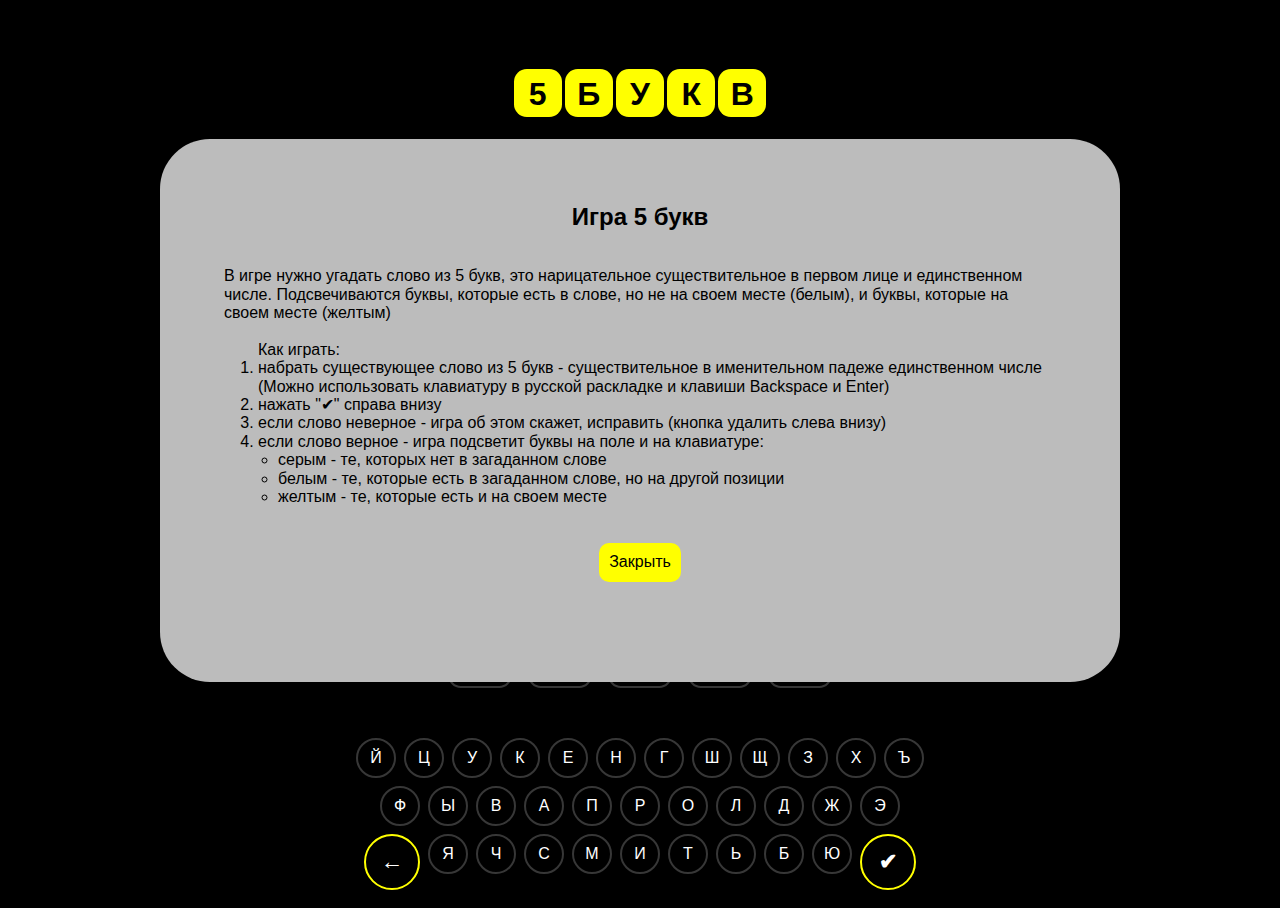
<file: src/main/resources/static/index.html>
<!DOCTYPE html>
<html lang="ru" class="root">

<head>
  <meta charset="UTF-8" />
  <meta name="viewport"
        content="width=device-width, initial-scale=1.0, maximum-scale=1.0, user-scalable=0">
  <meta name="description" content="5 букв ака Быки и коровы">
  <meta name="keywords" content="быки и коровы 5 букв">
  <title>5 БУКВ</title>
  <link rel="icon" href="favicon.ico">
  <link rel="stylesheet" href="pages/index.css">
  <script src="https://ajax.googleapis.com/ajax/libs/jquery/3.7.1/jquery.min.js"></script>
</head>

<body class="page">
  <header class="header">
    <nav>
    </nav>
    <h1 class="header__title">
      <span class="header__letter">5</span><span class="header__letter">Б</span><span class="header__letter">У</span><span
      class="header__letter">К</span><span class="header__letter">В</span>
    </h1>
  </header>
  <div class="debug debug_hidden">
    <p id="fontsize_style"></p>
    <p id="fontsize_computed"></p>
    <p id="inner_width"></p>
    <p id="inner_height"></p>
    <p id="client_width"></p>
    <p id="client_height"></p>
    <p id="page_width"></p>
    <p id="page_height"></p>

  </div>
  <button id="debug_toggle" class="debug_hidden" onclick="toggleDebug()">дебаг вкл/выкл</button>
  <main class="content">
    <section class="instructions">
      <h2>Игра 5 букв</h2>
      <br><br>
      <p>В игре нужно угадать слово из 5 букв, это нарицательное существительное в первом лице и единственном числе.
        Подсвечиваются буквы, которые есть в слове,
        но не на своем месте (белым), и буквы, которые на своем месте (желтым)</p>
      <br>
      <ol> Как играть:
        <li>набрать существующее слово из 5 букв - существительное в именительном падеже единственном числе<br>
        (Можно использовать клавиатуру в русской раскладке и клавиши Backspace и Enter)</li>
        <li>нажать "✔" справа внизу</li>
        <li>если слово неверное - игра об этом скажет, исправить (кнопка удалить слева внизу)</li>
        <li>если слово верное - игра подсветит буквы на поле и на клавиатуре:</li>
        <ul>
          <li>серым - те, которых нет в загаданном слове</li>
          <li>белым - те, которые есть в загаданном слове, но на другой позиции</li>
          <li>желтым - те, которые есть и на своем месте</li>
        </ul>
      </ol>
      <br><br>
      <button id="startButton" type="button" onclick="closeInstructions()">Закрыть</button>
      <br><br>
    </section>
    <section class="stats">
      <p id="gamesPlayed">Игр сыграно: <span></span></p>
      <p id="winCount">Побед: <span></span></p>
      <p id="loseCount">Поражений: <span></span></p>
<!--      <p id="notFinished">Недоиграно: <span></span></p>-->
      <p id="avgTries">Среднее число попыток: <span></span></p>
      <p id="totalTries">Общее число попыток: <span></span></p>
    </section>
    <section class="field">
      <div class="field__line">
        <div class="field__letter"></div>
        <div class="field__letter"></div>
        <div class="field__letter"></div>
        <div class="field__letter"></div>
        <div class="field__letter"></div>
      </div>
      <div class="field__line">
        <div class="field__letter"></div>
        <div class="field__letter"></div>
        <div class="field__letter"></div>
        <div class="field__letter"></div>
        <div class="field__letter"></div>
      </div>
      <div class="field__line">
        <div class="field__letter"></div>
        <div class="field__letter"></div>
        <div class="field__letter"></div>
        <div class="field__letter"></div>
        <div class="field__letter"></div>
      </div>
      <div class="field__line">
        <div class="field__letter"></div>
        <div class="field__letter"></div>
        <div class="field__letter"></div>
        <div class="field__letter"></div>
        <div class="field__letter"></div>
      </div>
      <div class="field__line">
        <div class="field__letter"></div>
        <div class="field__letter"></div>
        <div class="field__letter"></div>
        <div class="field__letter"></div>
        <div class="field__letter"></div>
      </div>
      <div class="field__line">
        <div class="field__letter"></div>
        <div class="field__letter"></div>
        <div class="field__letter"></div>
        <div class="field__letter"></div>
        <div class="field__letter"></div>
      </div>
    </section>
    <section class="keyboard">
      <div class="keyboard__line">
        <button class="keyboard__button" type="button">й</button>
        <button class="keyboard__button" type="button">ц</button>
        <button class="keyboard__button" type="button">у</button>
        <button class="keyboard__button" type="button">к</button>
        <button class="keyboard__button" type="button">е</button>
        <button class="keyboard__button" type="button">н</button>
        <button class="keyboard__button" type="button">г</button>
        <button class="keyboard__button" type="button">ш</button>
        <button class="keyboard__button" type="button">щ</button>
        <button class="keyboard__button" type="button">з</button>
        <button class="keyboard__button" type="button">х</button>
        <button class="keyboard__button" type="button">ъ</button>
      </div>
      <div class="keyboard__line">
        <button class="keyboard__button" type="button">ф</button>
        <button class="keyboard__button" type="button">ы</button>
        <button class="keyboard__button" type="button">в</button>
        <button class="keyboard__button" type="button">а</button>
        <button class="keyboard__button" type="button">п</button>
        <button class="keyboard__button" type="button">р</button>
        <button class="keyboard__button" type="button">о</button>
        <button class="keyboard__button" type="button">л</button>
        <button class="keyboard__button" type="button">д</button>
        <button class="keyboard__button" type="button">ж</button>
        <button class="keyboard__button" type="button">э</button>
      </div>
      <div class="keyboard__line">
        <button class="keyboard__button keyboard__button_big" type="button">←</button>
        <button class="keyboard__button" type="button">я</button>
        <button class="keyboard__button" type="button">ч</button>
        <button class="keyboard__button" type="button">с</button>
        <button class="keyboard__button" type="button">м</button>
        <button class="keyboard__button" type="button">и</button>
        <button class="keyboard__button" type="button">т</button>
        <button class="keyboard__button" type="button">ь</button>
        <button class="keyboard__button" type="button">б</button>
        <button class="keyboard__button" type="button">ю</button>
        <button class="keyboard__button keyboard__button_big" type="button">✔</button>
      </div>

    </section>
  </main>
  <footer class="footer">
  </footer>
  <template id="template">
    <div class="field__line">
      <div class="field__letter"></div>
      <div class="field__letter"></div>
      <div class="field__letter"></div>
      <div class="field__letter"></div>
      <div class="field__letter"></div>
    </div>

    <div class="letter_type_wrong letter_type_misposition letter_type_right letter_type_current-row flip" ></div>
    <!--    это для автогенерации файлов по бэм  -->
  </template>

  <script src="https://telegram.org/js/telegram-web-app.js"></script>
  <script src="./scripts/WebApp.js"></script>
  <script src="./scripts/index.js"></script>
  <script src="./scripts/debug.js"></script>
  <script src="./scripts/permanent.js"></script>
  <script src="./scripts/init.js"></script> // типа это норм что переменные используются до объявления... ок
</body>

</html>
</file>
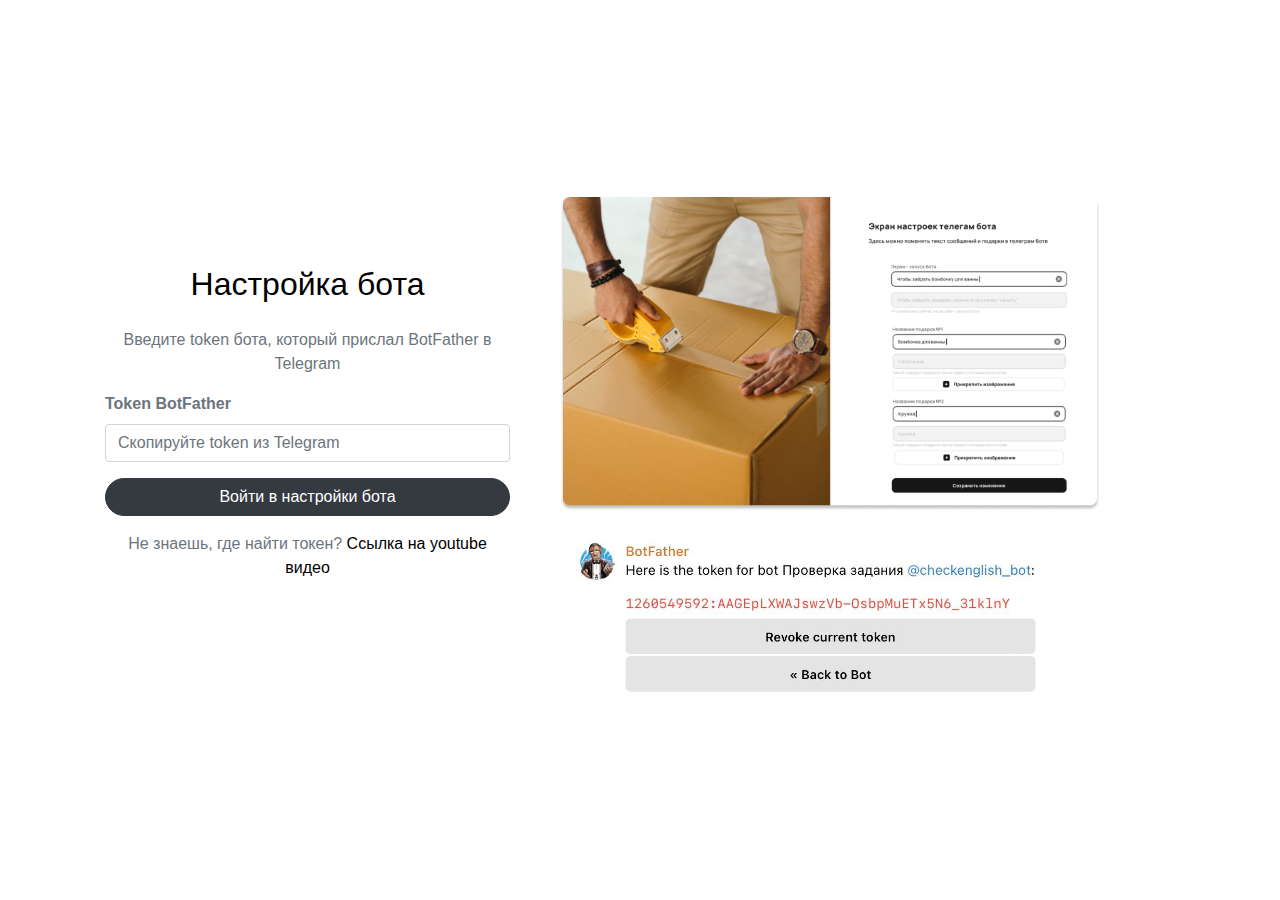
<file: src/main/resources/static/login.html>
<!DOCTYPE html>
<html lang="en">
<head>
  <meta charset="UTF-8">
  <meta name="viewport" content="width=device-width, initial-scale=1, shrink-to-fit=no">
  <title>Настройка бота</title>
  <link rel="stylesheet" href="https://stackpath.bootstrapcdn.com/bootstrap/4.3.1/css/bootstrap.min.css">
  <style>
    body {
      height: 100vh;
      display: flex;
      flex-direction: column;
      align-items: center;
      justify-content: center;
      background-color: #ffffff;
      color: #6c757d; /* серый цвет текста */
    }
    h2{
      color: black;
    }
    .bottom-image {
      width: 200%;
      height: 200%;
      margin-top: 20px;
   
    }
    .custom-form {
      background-color: #ffffff;
      border-radius: 8px;
      padding: 20px;
    }
    .custom-form label {
      font-weight: bold;
    }
    .custom-form button {
      margin-top: 15px;
    }
  </style>
</head>
<body>

  <div class="container">
    <div class="row">
      <!-- Левая ячейка -->
      <div class="col-md-5 mb-4 mt-5">
        <div class="custom-form">
          <h2 class="text-center mb-4">Настройка бота</h2>
          <p class="text-center mb-3">Введите token бота, который прислал BotFather в Telegram</p> <!-- Добавлен серый текст -->
          <form action="/login" method="POST">
            <div class="form-group">
              <label for="tokenInput">Token BotFather</label>
              <input type="text" class="form-control" id="user" name="password" value="null" placeholder="Username" hidden>
              <input type="text" class="form-control" id="tokenInput" name="username" placeholder="Скопируйте token из Telegram">
            </div>
            <button type="submit" class="btn btn-dark btn-block rounded-pill">Войти в настройки бота</button>
          </form>
          <p class="btn-block text-center mt-3">Не знаешь, где найти токен? <a href="#" style="color: black;">Ссылка на youtube видео</a></p>
        </div>
      </div>

      <!-- Правая ячейка -->
      <div class="col-md-6 ">
        <img src="images/img.jpg" class="img-fluid" alt="Изображение">

        <!-- Нижнее изображение -->
        <div class="text-center ">
          <img src="images/instruct.jpg" class="img-fluid bottom-image" alt="Нижнее изображение">
        </div>
      </div>
    </div>
  </div>

  <script src="https://code.jquery.com/jquery-3.3.1.slim.min.js"></script>
  <script src="https://cdnjs.cloudflare.com/ajax/libs/popper.js/1.14.7/umd/popper.min.js"></script>
  <script src="https://stackpath.bootstrapcdn.com/bootstrap/4.3.1/js/bootstrap.min.js"></script>
</body>
</html>
</file>
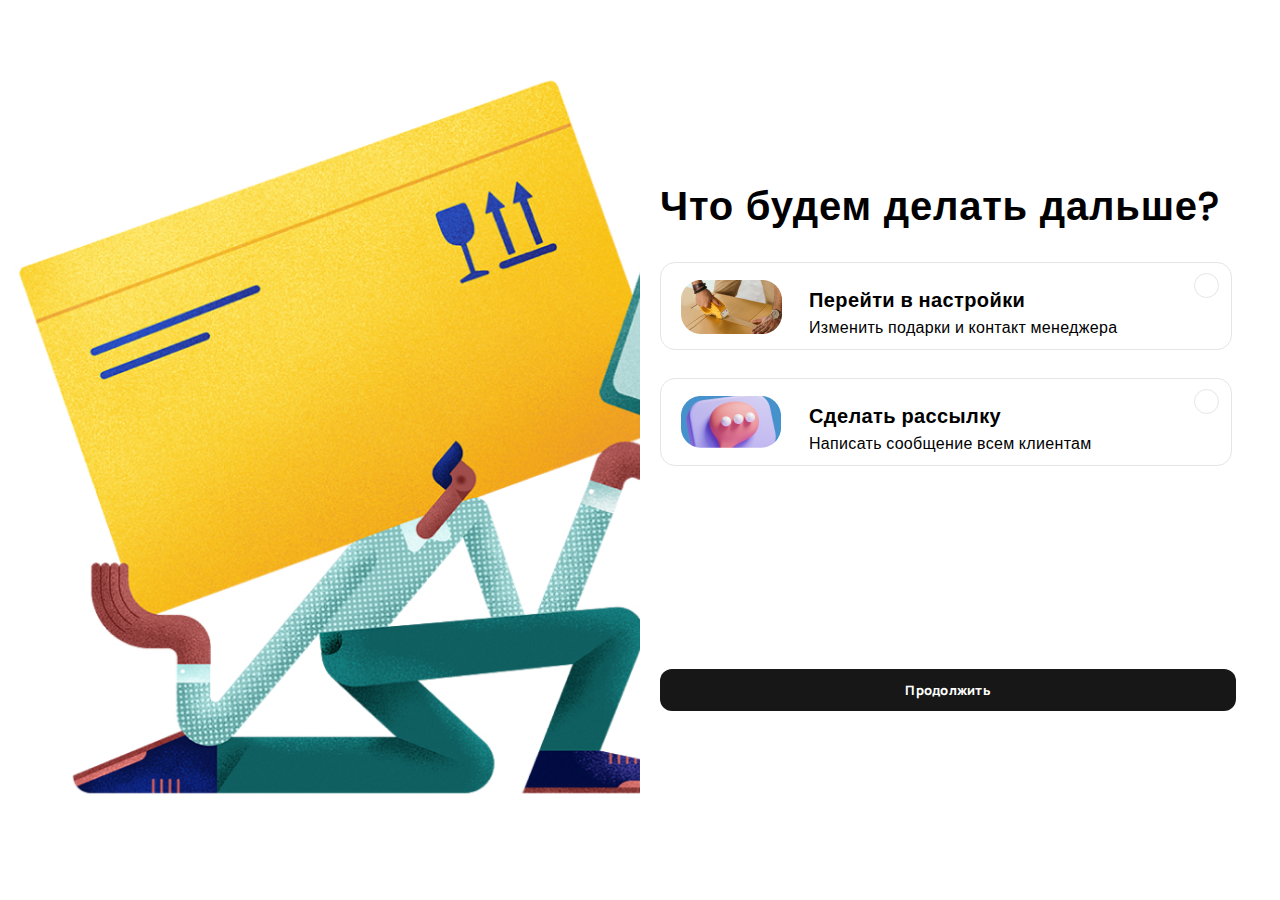
<file: src/main/resources/static/admin/select.html>
<!DOCTYPE html>
<html lang="en">
<head>
    <meta charset="UTF-8">
    <meta name="viewport" content="width=device-width, initial-scale=1">

    <title>Выбор действий</title>
    <link rel="stylesheet" href="../pages/select.css">
</head>
<body>

<div class="container">
    <div class="image-container">
        <img src="../images/wman.jpg" alt="Man Box" class="image" weight="30%" height="30%">
    </div>
    <div class="content-container">
        <h1 class="header-text">Что будем делать дальше?</h1>
        <div class="rectangles">
            <div class="rectangle" id="rectangle1" onclick="toggleRectangle(1)">
                <img class="rect-img" src="../images/settings-small.jpg">
                <h2 class="rect-header-text">Перейти в настройки</h2>
                <h4 class="rect-desc-text">Изменить подарки и контакт менеджера</h4>
                <img class="select" src="../images/Ellipse.svg">
                <img class="select-choice" src="../images/Ellipse-black.svg" hidden>
                <img class="select-voice" src="../images/Vector.svg" hidden>
            </div>
            <div class="rectangle" id="rectangle2" onclick="toggleRectangle(2)">
                <img class="rect-img" src="../images/sender-small.jpg">
                <h2 class="rect-header-text">Сделать рассылку</h2>
                <h4 class="rect-desc-text">Написать сообщение всем клиентам</h4>
                <img class="select" src="../images/Ellipse.svg">
                <img class="select-choice" src="../images/Ellipse-black.svg" hidden>
                <img class="select-voice" src="../images/Vector.svg" hidden>
            </div>
        </div>
        <form id="redirectForm" action="#">
            <button class="button" onclick="prepareRedirect()">Продолжить</button>
        </form>
    </div>
</div>
<script>
    let rectNum = 0
    function toggleRectangle(rectangleNumber) {
       rectNum = rectangleNumber
      const selectedRectangle = document.getElementById(`rectangle${rectangleNumber}`);
      // Сбросить стили для всех прямоугольников
      document.querySelectorAll('.rectangle').forEach(rectangle => {
        rectangle.style.borderRadius = '15px';
        rectangle.style.border = '1px solid #E5E5E5';
        rectangle.querySelector('.select-choice').hidden = true;
        rectangle.querySelector('.select-voice').hidden = true;
      });
      // Применить стили для выбранного прямоугольника
      selectedRectangle.style.borderRadius = '15px';
      selectedRectangle.style.border = '2px solid #000';
      selectedRectangle.querySelector('.select-choice').hidden = false;
      selectedRectangle.querySelector('.select-voice').hidden = false;
    }
    function prepareRedirect(){
    console.log("PREPARE")
    form = document.getElementById("redirectForm")
    console.log(rectNum)
    if (rectNum == 1){
        form.action = "/admin/settings"
    }
    if (rectNum == 2)
    {
        form.action = "/admin/sender"
    }
    else return;
    form.submit()
    }
</script>
</body>
</html>
</file>
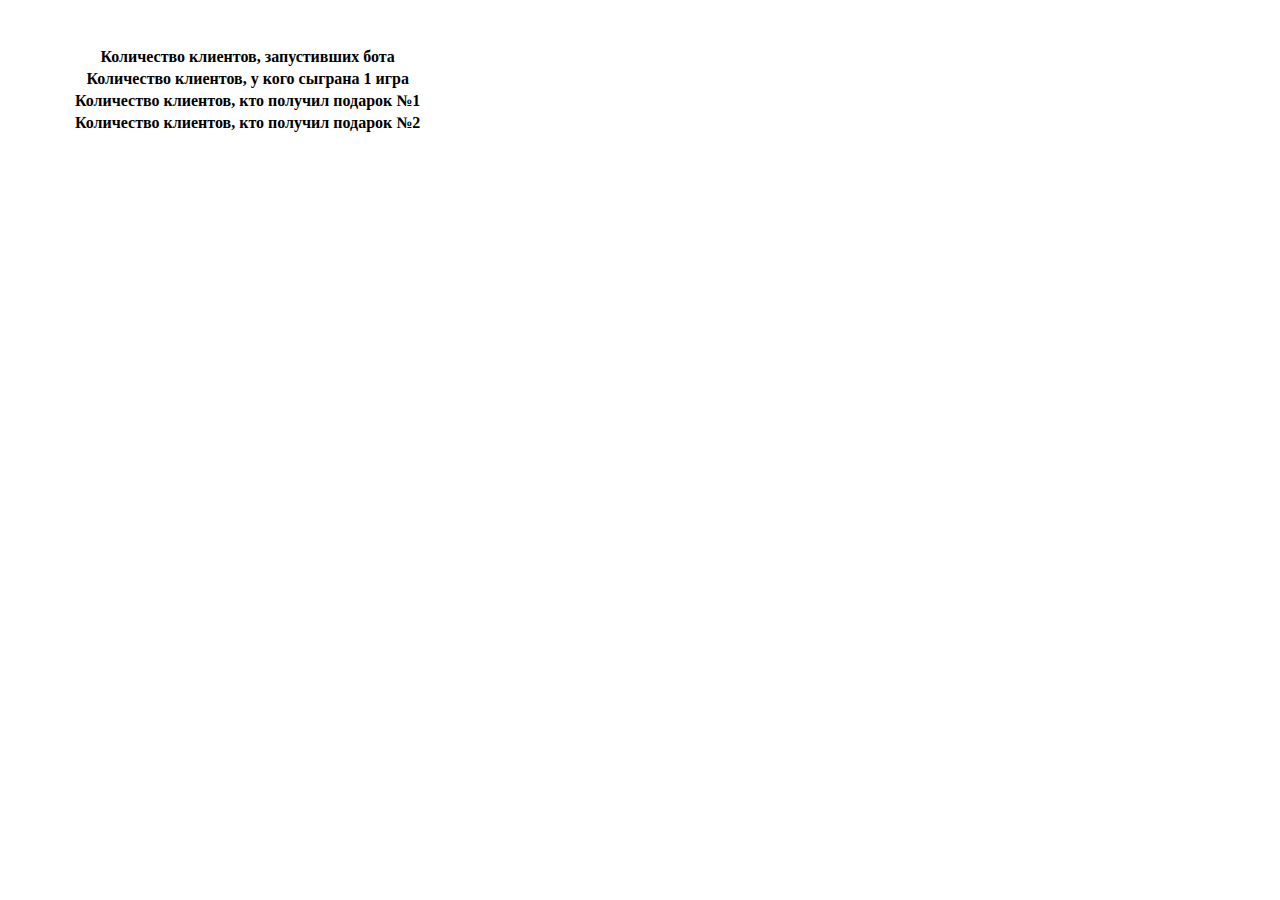
<file: src/main/resources/static/admin/stats.html>
<!DOCTYPE html>
<html xmlns="http://www.w3.org/1999/xhtml"
      xmlns:th="http://www.thymeleaf.org">
<head>
    <meta charset="UTF-8">
    <title>Статистика</title>
    <style>
        .stats{
            margin-top: 5vh;
            margin-left: 5vw;
        }
    </style>
    <link href="https://cdn.jsdelivr.net/npm/bootstrap@5.0.2/dist/css/bootstrap.min.css" rel="stylesheet" integrity="sha384-EVSTQN3/azprG1Anm3QDgpJLIm9Nao0Yz1ztcQTwFspd3yD65VohhpuuCOmLASjC" crossorigin="anonymous">
</head>
<body>
        <div class="container stats">
        <div class="row">
            <div class="col-8">
                <table class="table table-bordered">
                    <thead>
                    </thead>
                    <tbody>
                    <tr>
                        <th class="table-warning col-5">Количество клиентов, запустивших бота</th>
                        <td class="col-2" th:text="${users}"></td>
                    </tr>
                    <tr>
                        <th class="table-warning col-5">Количество клиентов, у кого сыграна 1 игра</th>
                        <td class="col-2" th:text="${game_count}"></td>
                    </tr>
                    <tr>
                        <th class="table-warning">Количество клиентов, кто получил подарок №1</th>
                        <td th:text="${g1_count}"></td>
                    </tr>
                    <tr>
                        <th class="table-warning">Количество клиентов, кто получил подарок №2</th>
                        <td th:text="${g2_count}"></td>
                    </tr>
                    </tbody>
                </table>
            </div>
        </div>
    </div>

    <script src="https://cdn.jsdelivr.net/npm/bootstrap@5.0.2/dist/js/bootstrap.bundle.min.js" integrity="sha384-MrcW6ZMFYlzcLA8Nl+NtUVF0sA7MsXsP1UyJoMp4YLEuNSfAP+JcXn/tWtIaxVXM" crossorigin="anonymous"></script>
</body>
</html>
</file>
<file: src/main/resources/static/pages/select.css>
@font-face {
      font-family: 'Manrope-ExtraBold';
      src: url("../fonts/Manrope-ExtraBold.ttf");
}
 @font-face {
      font-family: 'Poppins';
      src: url("../fonts/Poppins-Regular.ttf");
}

body {
  margin: 0;
  padding: 0;
  font-family: 'Poppins', sans-serif;
}

.container {
  display: flex;
  align-items: center;
}

.image-container {
  flex: 0 0 50%; /* Занимает половину ширины экрана, не сжимается */
  overflow: hidden;
}

.image {
  width: 880px;
  height: 880px;
  object-fit: cover; /* Подгоняет изображение по размеру контейнера без искажения */
}

.content-container {
  flex: 1;
  padding: 20px; /* Пример внутренних отступов для контента */
}

.header-text {
  color: #000;
  font-size: 40px;
  font-weight: 600;
  letter-spacing: 0.8px;
  line-height: normal;
  margin-top: 0;
}

.rectangles {
  display: flex;
  flex: 1; /* Занимает доступное пространство */
  flex-wrap: wrap; /* перенос на новую строку */
  margin-top: 20px;
}

.rectangle {
  position: relative;
  width: 570px;
  height: 86px;
  flex-shrink: 0;
  margin-bottom: 28px; /* Пример отступа между прямоугольниками */
  cursor: pointer;
  border-radius: 15px;
  border: 1px solid #E5E5E5;
}

.select {
    position: absolute;
    right: 12px;
    top: 10px;
}
.select-choice {
    position: absolute;
    right: 12px;
    top: 10px;
}
.select-voice {
    position: absolute;
    right: 17px;
    top: 17px;
}

.rect-img {
    position: absolute;
    top: 17px;
    left: 20px;
}

/* Стили для выбранного прямоугольника */
.rectangle.selected {
  border: 2px solid #000;
}

/* Стили для галочки внутри прямоугольника */
.rectangle.selected::before {
  display: block;
  position: absolute;
  top: 10px;
  right: 10px;
  font-size: 20px;
  color: #000;
}

.button {
      display: flex;
      width: 576px;
      height: 42px;
      padding: 8px 24px;
      justify-content: center;
      align-items: center;
      gap: 6px;
      flex-shrink: 0;
      border-radius: 12px;
      background: #171717;
      color: #fff; /* Белый текст */
      margin-top: 175px; /* Пример отступа между кнопкой и прямоугольниками */
      color: var(--White, #FFF);
      /* Body/Extrabold • 13 */
      font-family: Manrope-ExtraBold, sans-serif;
      font-size: 13px;
      font-style: normal;
      font-weight: 800;
      line-height: 20px; /* 153.846% */
      letter-spacing: 0.25px;
      border: none; /* Убираем стандартные границы кнопки */
      cursor: pointer; /* Делаем курсор при наведении */
    }

.rect-header-text{
    position: absolute;
    top: 5px;
    left: 148px;
    color: #000;
    font-family: Poppins, sans-serif;
    font-size: 20px;
    font-style: normal;
    font-weight: 600;
    line-height: normal;
    letter-spacing: 0.4px;
}
.rect-desc-text{
    position: absolute;
    top: 30px;
    left: 148px;
    color: #000;
    font-family: Poppins, sans-serif;
    font-size: 16px;
    font-style: normal;
    font-weight: 300;
    line-height: normal;
    letter-spacing: 0.32px;
}



@media screen and (max-width: 768px) {
  .container {
    flex-direction: column;
  }
  .content-container{
    padding: 10px;
  }

  .image-container {
    flex: 1; /* Занимает всю ширину на мобильных устройствах */
  }

  .image {
    width: 100%; /* Занимает всю ширину родительского контейнера */
    height: auto;
  }

  .rectangle {
    width: 90vw; /* Изменяем ширину прямоугольников на 90% экрана */
    height: 150px;
    margin-bottom: 10px;
    margin-left: 10px;
  }

  .rect-img {
    width: 115px; /* Уменьшаем размер изображений */
    margin-top: 20px;
  }

  .rect-header-text {
    margin-top: 30px;
    font-size: 16px; /* Уменьшаем размер текста заголовков */
  }

  .rect-desc-text {
    margin-top: 40px;
    font-size: 16px; /* Уменьшаем размер текста описаний */
  }

  .button {
    width: 90%; /* Ширина кнопки 90% экрана */
    max-width: 350px; /* Максимальная ширина кнопки */
    margin: 20px auto; /* Центрируем кнопку и добавляем отступ сверху и снизу */
  }
  .header-text{
    font-size: 20px;
    padding: 0px;
    margin: 15px;
    word-wrap: break-word;
  }
}
</file>
<file: src/main/resources/static/pages/index.css>
﻿@import url(../vendor/normalize.css);

@import url(../blocks/root/root.css);
@import url(../blocks/page/page.css);
@import url(../blocks/header/header.css);
@import url(../blocks/header/__link/header__link.css);
@import url(../blocks/header/__letter/header__letter.css);
@import url(../blocks/header/__title/header__title.css);
@import url(../blocks/debug/debug.css);
@import url(../blocks/debug/_hidden/debug_hidden.css);
@import url(../blocks/content/content.css);
@import url(../blocks/instructions/instructions.css);
@import url(../blocks/stats/stats.css);
@import url(../blocks/field/field.css);
@import url(../blocks/field/__line/field__line.css);
@import url(../blocks/field/__letter/field__letter.css);
@import url(../blocks/keyboard/keyboard.css);
@import url(../blocks/keyboard/__line/keyboard__line.css);
@import url(../blocks/keyboard/__button/keyboard__button.css);
@import url(../blocks/keyboard/__button/_big/keyboard__button_big.css);
@import url(../blocks/footer/footer.css);
@import url(../blocks/letter/_type/letter_type_wrong.css);
@import url(../blocks/letter/_type/letter_type_misposition.css);
@import url(../blocks/letter/_type/letter_type_right.css);
@import url(../blocks/letter/_type/letter_type_current-row.css);
@import url(../blocks/flip/flip.css);
</file>
